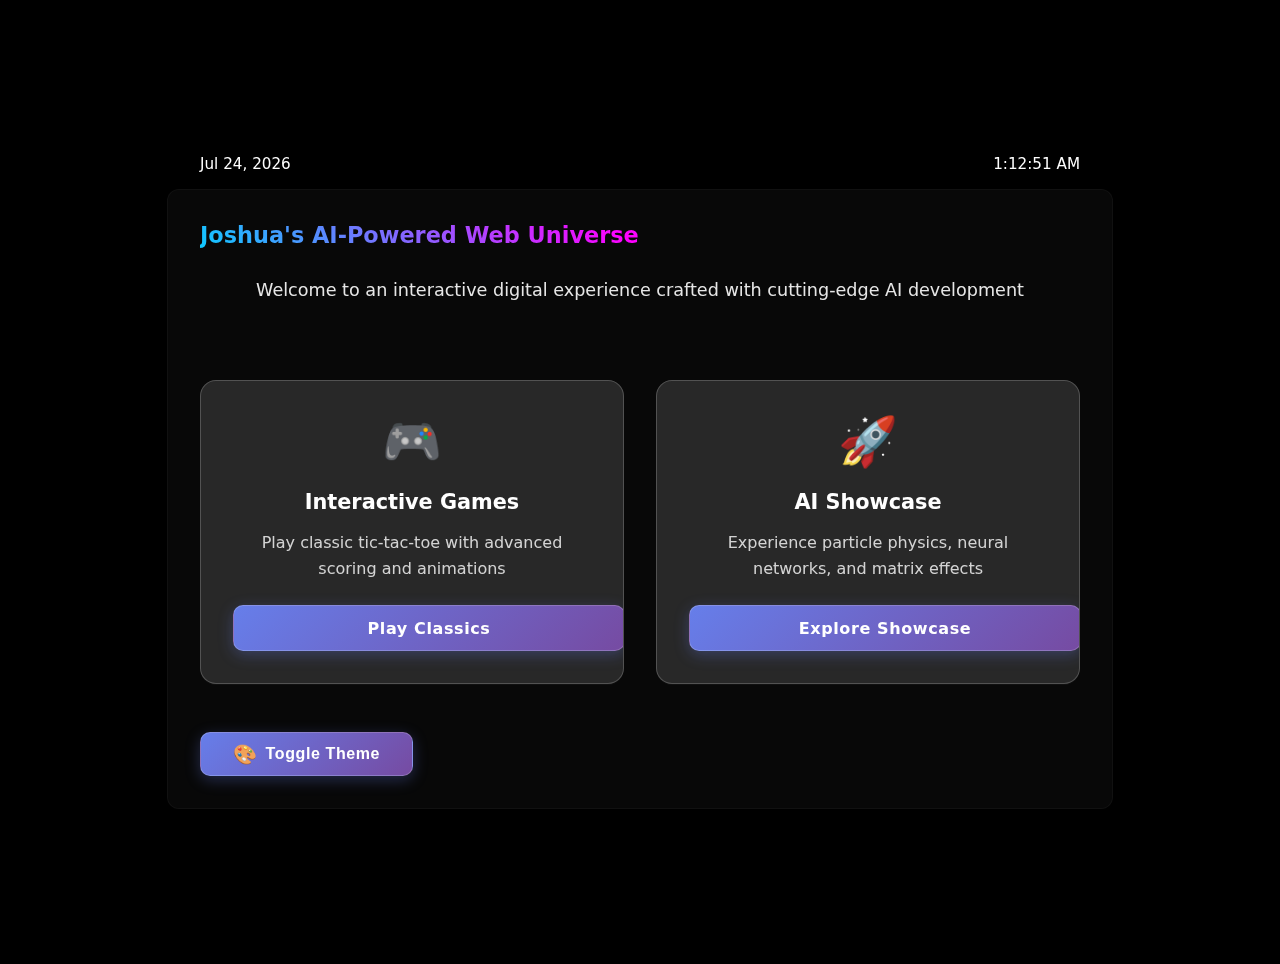
<file: index.html>
<!doctype html>
<html lang="en">
  <head>
    <meta charset="utf-8">
    <meta name="viewport" content="width=device-width, initial-scale=1">
    <title>Joshua's First AI Webpage</title>
    <link rel="stylesheet" href="styles.css">
  </head>
  <body>
    <div class="page">
      <div class="top-bar">
        <div class="top-bar-inner">
          <div class="date-left" id="date">-- -- ----</div>
          <div class="time-right" id="time-ny">--:--:--</div>
        </div>
      </div>

      <div class="container showcase-container" role="main" aria-labelledby="site-title">
        <div class="top-row">
          <div class="title showcase-title" id="site-title">Joshua's AI-Powered Web Universe</div>
        </div>

        <div class="content">
          <p class="intro showcase-intro">Welcome to an interactive digital experience crafted with cutting-edge AI development</p>
          
          <div class="feature-grid">
            <div class="feature-card">
              <div class="feature-icon">🎮</div>
              <h3>Interactive Games</h3>
              <p>Play classic tic-tac-toe with advanced scoring and animations</p>
              <a class="btn-futuristic" href="tictactoe.html">Play Classics</a>
            </div>
            
            <div class="feature-card">
              <div class="feature-icon">🚀</div>
              <h3>AI Showcase</h3>
              <p>Experience particle physics, neural networks, and matrix effects</p>
              <a class="btn-futuristic" href="quote.html">Explore Showcase</a>
            </div>
          </div>

          <div class="controls">
            <button id="themeBtn" class="btn-futuristic theme-toggle-btn" aria-pressed="false">
              <span class="btn-icon">🎨</span>
              Toggle Theme
            </button>
          </div>
        </div>
      </div>
    </div>

    <script src="script.js" defer></script>
  </body>
</html>
</file>
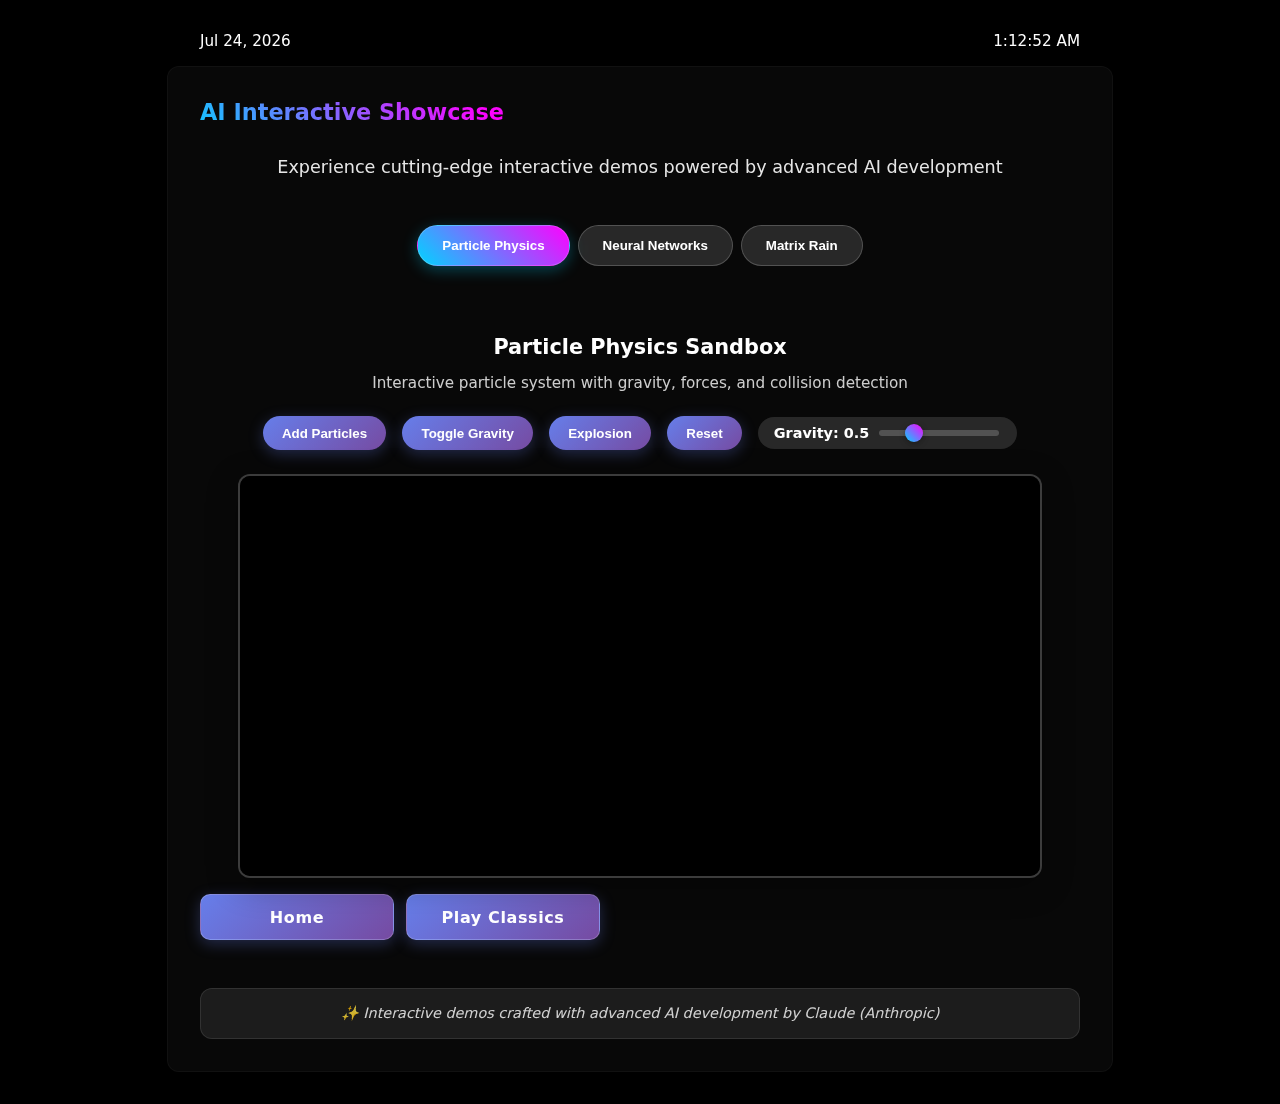
<file: quote.html>
<!doctype html>
<html lang="en">
  <head>
    <meta charset="utf-8">
    <meta name="viewport" content="width=device-width, initial-scale=1">
    <title>Interactive Showcase — Joshua's First AI Webpage</title>
    <link rel="stylesheet" href="styles.css">
  </head>
  <body>
    <div class="page">
      <div class="top-bar">
        <div class="top-bar-inner">
          <div class="date-left" id="date">-- -- ----</div>
          <div class="time-right" id="time-ny">--:--:--</div>
        </div>
      </div>

      <div class="container showcase-container">
        <div class="top-row">
          <div class="title showcase-title" id="site-title">AI Interactive Showcase</div>
        </div>

        <div class="content">
          <p class="intro showcase-intro">Experience cutting-edge interactive demos powered by advanced AI development</p>
          
          <!-- Interactive Demo Selector -->
          <div class="demo-selector">
            <button class="demo-tab active" data-demo="particles">Particle Physics</button>
            <button class="demo-tab" data-demo="neural">Neural Networks</button>
            <button class="demo-tab" data-demo="matrix">Matrix Rain</button>
          </div>

          <!-- Particle Physics Sandbox -->
          <div class="demo-section active" id="particles-demo">
            <div class="demo-header">
              <h3>Particle Physics Sandbox</h3>
              <p>Interactive particle system with gravity, forces, and collision detection</p>
            </div>
            <div class="demo-controls">
              <button class="control-btn" id="addParticles">Add Particles</button>
              <button class="control-btn" id="toggleGravity">Toggle Gravity</button>
              <button class="control-btn" id="explosion">Explosion</button>
              <button class="control-btn" id="resetParticles">Reset</button>
              <div class="slider-container">
                <label>Gravity: <span id="gravityValue">0.5</span></label>
                <input type="range" id="gravitySlider" min="0" max="2" step="0.1" value="0.5">
              </div>
            </div>
            <canvas id="particleCanvas" width="800" height="400"></canvas>
          </div>

          <!-- Neural Network Visualizer -->
          <div class="demo-section" id="neural-demo">
            <div class="demo-header">
              <h3>Neural Network Visualizer</h3>
              <p>Real-time machine learning visualization with interactive training</p>
            </div>
            <div class="demo-controls">
              <button class="control-btn" id="trainNetwork">Train Network</button>
              <button class="control-btn" id="resetNetwork">Reset</button>
              <button class="control-btn" id="addData">Add Data Point</button>
              <div class="slider-container">
                <label>Learning Rate: <span id="learningRateValue">0.1</span></label>
                <input type="range" id="learningRateSlider" min="0.01" max="1" step="0.01" value="0.1">
              </div>
            </div>
            <div class="neural-container">
              <canvas id="neuralCanvas" width="600" height="400"></canvas>
              <div class="neural-stats">
                <div class="stat-item">
                  <span class="stat-label">Accuracy:</span>
                  <span class="stat-value" id="accuracy">0%</span>
                </div>
                <div class="stat-item">
                  <span class="stat-label">Epochs:</span>
                  <span class="stat-value" id="epochs">0</span>
                </div>
                <div class="stat-item">
                  <span class="stat-label">Loss:</span>
                  <span class="stat-value" id="loss">0.00</span>
                </div>
              </div>
            </div>
          </div>

          <!-- Matrix Rain Effect -->
          <div class="demo-section" id="matrix-demo">
            <div class="demo-header">
              <h3>3D Matrix Rain</h3>
              <p>WebGL-powered matrix-style digital rain with interactive controls</p>
            </div>
            <div class="demo-controls">
              <button class="control-btn" id="toggleMatrix">Start Matrix</button>
              <button class="control-btn" id="changeColor">Change Color</button>
              <button class="control-btn" id="glitchEffect">Glitch Effect</button>
              <div class="slider-container">
                <label>Intensity: <span id="intensityValue">50</span></label>
                <input type="range" id="intensitySlider" min="10" max="100" step="5" value="50">
              </div>
            </div>
            <canvas id="matrixCanvas" width="800" height="400"></canvas>
            <div class="matrix-overlay">
              <div class="matrix-text">MATRIX.EXE</div>
            </div>
          </div>

          <div class="controls">
            <a class="btn-futuristic" href="index.html">Home</a>
            <a class="btn-futuristic" href="tictactoe.html">Play Classics</a>
          </div>
          
          <div class="ai-credit">
            <p>✨ Interactive demos crafted with advanced AI development by Claude (Anthropic)</p>
          </div>
        </div>
      </div>
    </div>

    <script src="script.js" defer></script>
  </body>
</html>
</file>
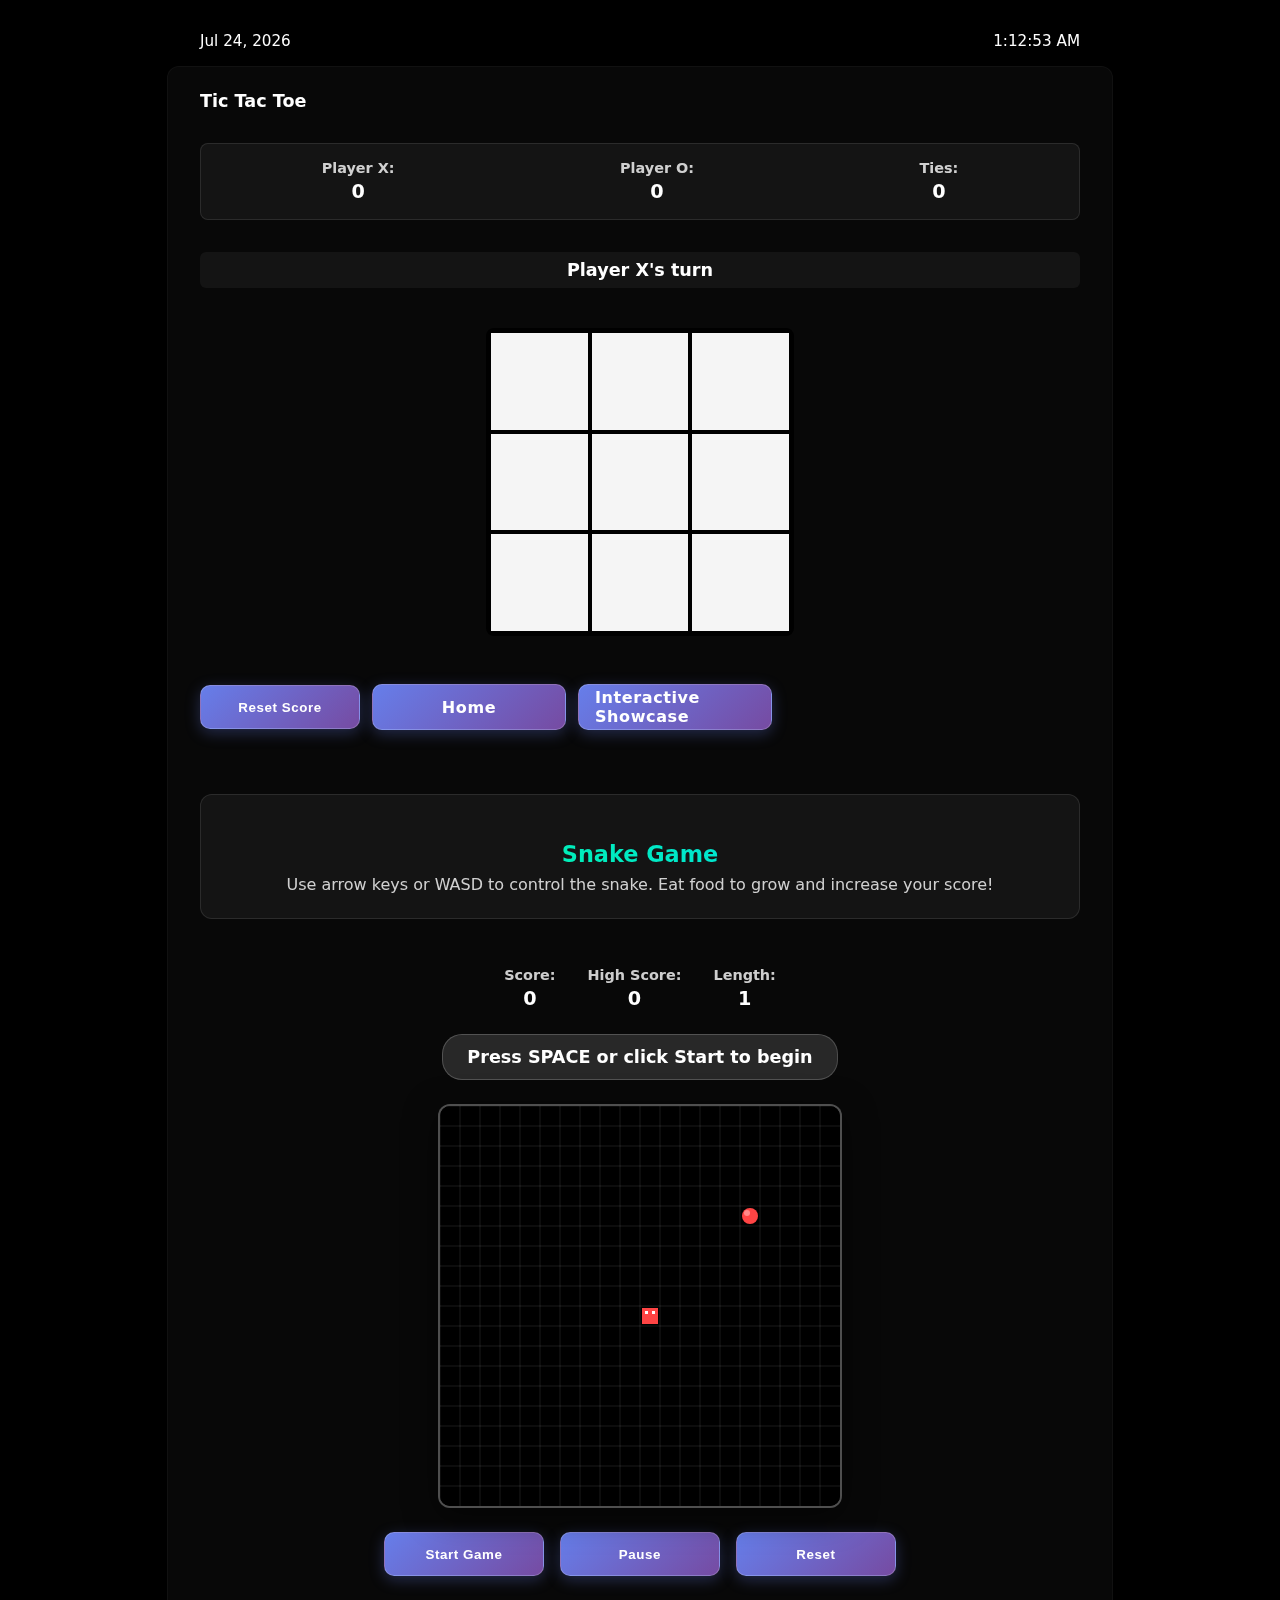
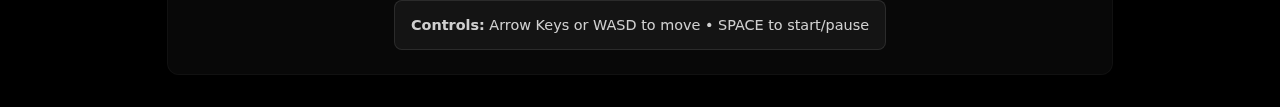
<file: tictactoe.html>
<!doctype html>
<html lang="en">
  <head>
    <meta charset="utf-8">
    <meta name="viewport" content="width=device-width, initial-scale=1">
    <title>Tic Tac Toe — Joshua's First AI Webpage</title>
    <link rel="stylesheet" href="styles.css">
  </head>
  <body>
    <div class="page">
      <div class="top-bar">
        <div class="top-bar-inner">
          <div class="date-left" id="date">-- -- ----</div>
          <div class="time-right" id="time-ny">--:--:--</div>
        </div>
      </div>

      <div class="container" role="main" aria-labelledby="site-title">
        <div class="top-row">
          <div class="title" id="site-title">Tic Tac Toe</div>
        </div>

        <div class="content">
          <div class="score-display">
            <div class="score-item">
              <span class="player-label">Player X:</span>
              <span class="score-value" id="score-x">0</span>
            </div>
            <div class="score-item">
              <span class="player-label">Player O:</span>
              <span class="score-value" id="score-o">0</span>
            </div>
            <div class="score-item">
              <span class="player-label">Ties:</span>
              <span class="score-value" id="score-tie">0</span>
            </div>
          </div>

          <div class="game-status" id="game-status">Player X's turn</div>

          <div class="tic-tac-toe-board">
            <button class="cell" data-index="0" aria-label="Cell 1"></button>
            <button class="cell" data-index="1" aria-label="Cell 2"></button>
            <button class="cell" data-index="2" aria-label="Cell 3"></button>
            <button class="cell" data-index="3" aria-label="Cell 4"></button>
            <button class="cell" data-index="4" aria-label="Cell 5"></button>
            <button class="cell" data-index="5" aria-label="Cell 6"></button>
            <button class="cell" data-index="6" aria-label="Cell 7"></button>
            <button class="cell" data-index="7" aria-label="Cell 8"></button>
            <button class="cell" data-index="8" aria-label="Cell 9"></button>
            <button id="resetGameBtn" class="reset-button-center" title="Reset Game">RESET</button>
          </div>

          <div class="controls">
            <button id="resetScoreBtn" class="btn-futuristic">Reset Score</button>
            <a class="btn-futuristic" href="index.html">Home</a>
            <a class="btn-futuristic" href="quote.html">Interactive Showcase</a>
          </div>

          <!-- Snake Game Section -->
          <div class="game-divider">
            <h3>Snake Game</h3>
            <p>Use arrow keys or WASD to control the snake. Eat food to grow and increase your score!</p>
          </div>

          <div class="snake-game-container">
            <div class="snake-score-display">
              <div class="score-item">
                <span class="player-label">Score:</span>
                <span class="score-value" id="snake-score">0</span>
              </div>
              <div class="score-item">
                <span class="player-label">High Score:</span>
                <span class="score-value" id="snake-high-score">0</span>
              </div>
              <div class="score-item">
                <span class="player-label">Length:</span>
                <span class="score-value" id="snake-length">1</span>
              </div>
            </div>

            <div class="snake-game-status" id="snake-game-status">Press SPACE to start</div>

            <canvas id="snakeCanvas" width="400" height="400"></canvas>

            <div class="snake-controls">
              <button id="startSnakeBtn" class="btn-futuristic">Start Game</button>
              <button id="pauseSnakeBtn" class="btn-futuristic">Pause</button>
              <button id="resetSnakeBtn" class="btn-futuristic">Reset</button>
            </div>

            <div class="snake-instructions">
              <p><strong>Controls:</strong> Arrow Keys or WASD to move • SPACE to start/pause</p>
            </div>
          </div>
        </div>
      </div>
    </div>

    <script src="script.js" defer></script>
  </body>
</html>
</file>
<file: styles.css>
/* Base page */
:root{
  --bg: #000000;
  --container-bg: rgba(255,255,255,0.03);
  --text: #ffffff;
  --accent: linear-gradient(135deg,#bdbdbd,#f5f5f5);
  --button-bg: linear-gradient(180deg,#cfcfcf,#a6a6a6);
  --button-border: #e6e6e6;
  --futuristic-shadow: 0 6px 18px rgba(0,0,0,0.6), inset 0 1px 0 rgba(255,255,255,0.05);
}

html,body{
  height:100%;
  margin:0;
  background:var(--bg);
  color:var(--text);
  font-family: Inter, ui-sans-serif, system-ui, -apple-system, "Segoe UI", Roboto, "Helvetica Neue", Arial;
  -webkit-font-smoothing:antialiased;
  -moz-osx-font-smoothing:grayscale;
}

.page{
  min-height:100vh;
  display:flex;
  flex-direction:column;
  align-items:center;
  justify-content:center;
  padding:2rem;
}
.top-bar{
  width:100%;
  display:flex;
  justify-content:center;
  position:relative;
  margin-bottom:1rem;
}
.top-bar-inner{
  width:min(880px,94vw);
  display:flex;
  justify-content:space-between;
  align-items:center;
}

.container{
  width:min(880px,94vw);
  max-width:92vw;
  background:var(--container-bg);
  border-radius:12px;
  padding:1.5rem 2rem;
  box-shadow: 0 10px 30px rgba(0,0,0,0.75);
  backdrop-filter: blur(6px) saturate(120%);
  border: 1px solid rgba(255,255,255,0.04);
  transition: transform 360ms cubic-bezier(.2,.9,.2,1), background-color 360ms ease, color 360ms ease;
}

.top-row{
  display:flex;
  align-items:flex-start;
  gap:1rem;
}

.title{
  font-size:1.1rem;
  font-weight:700;
  color:var(--text);
}

.date-left{
  font-size:0.95rem;
  color:var(--text);
}

.time-right{
  font-size:0.95rem;
  color:var(--text);
  text-align:right;
}
.btn-futuristic{
  display:inline-flex;
  align-items:center;
  justify-content:center;
  width:160px;
  height:44px;
  padding:0 1rem;
  border-radius:10px;
  background: linear-gradient(135deg, #667eea 0%, #764ba2 100%);
  border: 1px solid rgba(255, 255, 255, 0.2);
  color: white;
  font-weight:700;
  letter-spacing:0.6px;
  cursor:pointer;
  box-shadow: 0 4px 15px rgba(102, 126, 234, 0.3);
  transition: transform .12s ease, box-shadow .12s ease, background .18s ease, color .18s ease;
  text-decoration:none;
}
.datetime{
  font-size:0.95rem;
  color:var(--text);
  opacity:0.9;
  text-align:right;
}

.content{
  margin-top:2rem;
  display:flex;
  flex-direction:column;
  gap:1rem;
}

.controls{
  display:flex;
  gap:0.75rem;
  align-items:center;
}

.intro{
  margin:0;
  color:var(--text);
}

/* (button style consolidated above) */

.btn-futuristic:hover{
  transform:translateY(-2px);
  box-shadow: 0 6px 20px rgba(102, 126, 234, 0.4);
}

.btn-futuristic:active{
  transform:translateY(0);
}

.btn-futuristic:focus{
  outline:2px solid rgba(255,255,255,0.3);
  outline-offset:3px;
}

/* Alternate theme toggled by JS */
.theme-alt{
  --bg: #0b1220; /* deep blue */
  --container-bg: rgba(255,255,255,0.02);
  --text: #e6f1ff;
}

.theme-alt .container{
  font-family: 'Courier New', Courier, monospace;
}

/* theme transition helper class toggled by JS */
.theme-transition .container{
  animation: container-pop .44s cubic-bezier(.2,.9,.2,1);
}

@keyframes container-pop{
  0% { transform: translateY(0) scale(1); filter: blur(0); }
  30% { transform: translateY(-8px) scale(1.02); }
  70% { transform: translateY(2px) scale(.995); }
  100% { transform: translateY(0) scale(1); }
}

/* smooth background transition */
html,body{ transition: background-color 420ms ease; }

/* make text white explicitly where needed */
.container, .container *{
  color:var(--text);
}

/* Tic Tac Toe Styles */
.score-display {
  display: flex;
  justify-content: space-around;
  gap: 1rem;
  margin-bottom: 1rem;
  padding: 1rem;
  background: rgba(255, 255, 255, 0.05);
  border-radius: 8px;
  border: 1px solid rgba(255, 255, 255, 0.1);
}

.score-item {
  display: flex;
  flex-direction: column;
  align-items: center;
  gap: 0.25rem;
}

.player-label {
  font-size: 0.9rem;
  font-weight: 600;
  color: var(--text);
  opacity: 0.8;
}

.score-value {
  font-size: 1.2rem;
  font-weight: 700;
  color: var(--text);
}

.game-status {
  text-align: center;
  font-size: 1.1rem;
  font-weight: 600;
  color: var(--text);
  margin-bottom: 1.5rem;
  padding: 0.5rem;
  background: rgba(255, 255, 255, 0.05);
  border-radius: 6px;
}

.tic-tac-toe-board {
  display: grid;
  grid-template-columns: repeat(3, 1fr);
  grid-template-rows: repeat(3, 1fr);
  gap: 2px;
  width: 300px;
  height: 300px;
  margin: 0 auto 2rem auto;
  background: #000;
  border: 2px solid #000;
  border-radius: 8px;
  padding: 2px;
  position: relative;
}

.cell {
  background: #f5f5f5;
  border: 1px solid #000;
  font-size: 2rem;
  font-weight: 700;
  color: #333;
  cursor: pointer;
  transition: background-color 0.2s ease, transform 0.1s ease;
  display: flex;
  align-items: center;
  justify-content: center;
  min-height: 0;
}

.cell:hover {
  background: #e8e8e8;
  transform: scale(1.02);
}

.cell:active {
  transform: scale(0.98);
}

.cell:disabled {
  cursor: not-allowed;
  opacity: 0.7;
}

.cell.x {
  color: #333;
  background: #d3d3d3;
}

.cell.o {
  color: #333;
  background: #c0c0c0;
}

.cell.winning {
  background: #ffeb3b !important;
  color: #333 !important;
  animation: pulse 0.6s ease-in-out;
}

@keyframes pulse {
  0%, 100% { transform: scale(1); }
  50% { transform: scale(1.1); }
}

.reset-button-center {
  position: absolute;
  top: 50%;
  left: 50%;
  transform: translate(-50%, -50%);
  width: 80px;
  height: 80px;
  border-radius: 50%;
  background: linear-gradient(135deg, #ff6b6b, #ee5a52);
  border: 2px solid #fff;
  color: #fff;
  font-size: 0.8rem;
  font-weight: 700;
  cursor: pointer;
  box-shadow: 0 4px 15px rgba(0, 0, 0, 0.3);
  transition: all 0.3s ease;
  z-index: 10;
  display: none;
  align-items: center;
  justify-content: center;
  text-align: center;
  line-height: 1.2;
  opacity: 0;
}

.reset-button-center.show {
  display: flex;
  opacity: 1;
  animation: buttonAppear 0.5s ease-out;
}

@keyframes buttonAppear {
  0% {
    opacity: 0;
    transform: translate(-50%, -50%) scale(0.3);
  }
  50% {
    transform: translate(-50%, -50%) scale(1.1);
  }
  100% {
    opacity: 1;
    transform: translate(-50%, -50%) scale(1);
  }
}

.reset-button-center:hover {
  transform: translate(-50%, -50%) scale(1.1);
  box-shadow: 0 6px 20px rgba(0, 0, 0, 0.4);
}

.reset-button-center:active {
  transform: translate(-50%, -50%) scale(0.95);
}

/* Interactive Showcase Styles */
.showcase-container {
  max-width: 1000px;
  padding: 2rem;
}

.showcase-title {
  font-size: 1.4rem;
  background: linear-gradient(45deg, #00d4ff, #ff00ff, #00ff88);
  background-size: 200% 200%;
  -webkit-background-clip: text;
  -webkit-text-fill-color: transparent;
  background-clip: text;
  animation: gradientShift 3s ease-in-out infinite;
}

@keyframes gradientShift {
  0%, 100% { background-position: 0% 50%; }
  50% { background-position: 100% 50%; }
}

.showcase-intro {
  text-align: center;
  font-size: 1.1rem;
  margin-bottom: 2rem;
  opacity: 0.9;
}

.demo-selector {
  display: flex;
  gap: 0.5rem;
  margin-bottom: 2rem;
  justify-content: center;
  flex-wrap: wrap;
}

.demo-tab {
  padding: 0.75rem 1.5rem;
  background: rgba(255, 255, 255, 0.1);
  border: 1px solid rgba(255, 255, 255, 0.2);
  border-radius: 25px;
  color: var(--text);
  cursor: pointer;
  transition: all 0.3s ease;
  font-weight: 600;
  backdrop-filter: blur(10px);
}

.demo-tab:hover {
  background: rgba(255, 255, 255, 0.2);
  transform: translateY(-2px);
}

.demo-tab.active {
  background: linear-gradient(45deg, #00d4ff, #ff00ff);
  color: white;
  box-shadow: 0 4px 15px rgba(0, 212, 255, 0.3);
}

.demo-section {
  display: none;
  animation: fadeIn 0.5s ease-in-out;
}

.demo-section.active {
  display: block;
}

@keyframes fadeIn {
  from { opacity: 0; transform: translateY(20px); }
  to { opacity: 1; transform: translateY(0); }
}

.demo-header {
  text-align: center;
  margin-bottom: 1.5rem;
}

.demo-header h3 {
  font-size: 1.3rem;
  margin-bottom: 0.5rem;
  color: var(--text);
}

.demo-header p {
  opacity: 0.8;
  font-size: 0.95rem;
}

.demo-controls {
  display: flex;
  gap: 1rem;
  margin-bottom: 1.5rem;
  flex-wrap: wrap;
  align-items: center;
  justify-content: center;
}

.control-btn {
  padding: 0.6rem 1.2rem;
  background: linear-gradient(135deg, #667eea 0%, #764ba2 100%);
  border: none;
  border-radius: 20px;
  color: white;
  cursor: pointer;
  font-weight: 600;
  transition: all 0.3s ease;
  box-shadow: 0 4px 15px rgba(102, 126, 234, 0.3);
}

.control-btn:hover {
  transform: translateY(-2px);
  box-shadow: 0 6px 20px rgba(102, 126, 234, 0.4);
}

.control-btn:active {
  transform: translateY(0);
}

.slider-container {
  display: flex;
  align-items: center;
  gap: 0.5rem;
  background: rgba(255, 255, 255, 0.1);
  padding: 0.5rem 1rem;
  border-radius: 20px;
  backdrop-filter: blur(10px);
}

.slider-container label {
  font-size: 0.9rem;
  font-weight: 600;
  color: var(--text);
}

.slider-container input[type="range"] {
  width: 120px;
  height: 6px;
  border-radius: 3px;
  background: rgba(255, 255, 255, 0.2);
  outline: none;
  -webkit-appearance: none;
}

.slider-container input[type="range"]::-webkit-slider-thumb {
  -webkit-appearance: none;
  width: 18px;
  height: 18px;
  border-radius: 50%;
  background: linear-gradient(45deg, #00d4ff, #ff00ff);
  cursor: pointer;
  box-shadow: 0 2px 6px rgba(0, 0, 0, 0.3);
}

/* Canvas Styling */
canvas {
  border: 2px solid rgba(255, 255, 255, 0.2);
  border-radius: 12px;
  background: rgba(0, 0, 0, 0.3);
  display: block;
  margin: 0 auto;
  box-shadow: 0 8px 32px rgba(0, 0, 0, 0.3);
  backdrop-filter: blur(10px);
}

/* Neural Network Specific Styles */
.neural-container {
  display: flex;
  gap: 2rem;
  align-items: flex-start;
  justify-content: center;
  flex-wrap: wrap;
}

.neural-stats {
  display: flex;
  flex-direction: column;
  gap: 1rem;
  min-width: 200px;
}

.stat-item {
  display: flex;
  justify-content: space-between;
  align-items: center;
  padding: 0.75rem 1rem;
  background: rgba(255, 255, 255, 0.1);
  border-radius: 8px;
  backdrop-filter: blur(10px);
}

.stat-label {
  font-weight: 600;
  color: var(--text);
}

.stat-value {
  font-weight: 700;
  color: #00d4ff;
  font-family: 'Courier New', monospace;
}

/* Matrix Effect Specific Styles */
#matrix-demo {
  position: relative;
}

.matrix-overlay {
  position: absolute;
  top: 50%;
  left: 50%;
  transform: translate(-50%, -50%);
  pointer-events: none;
  z-index: 10;
}

.matrix-text {
  font-family: 'Courier New', monospace;
  font-size: 2rem;
  font-weight: bold;
  color: #00ff00;
  text-shadow: 0 0 10px #00ff00;
  opacity: 0.8;
  animation: matrixGlow 2s ease-in-out infinite alternate;
}

@keyframes matrixGlow {
  from { opacity: 0.6; text-shadow: 0 0 5px #00ff00; }
  to { opacity: 1; text-shadow: 0 0 20px #00ff00, 0 0 30px #00ff00; }
}

/* Homepage Feature Grid Styles */
.feature-grid {
  display: grid;
  grid-template-columns: repeat(auto-fit, minmax(300px, 1fr));
  gap: 2rem;
  margin: 2rem 0;
}

.feature-card {
  background: rgba(255, 255, 255, 0.1);
  border: 1px solid rgba(255, 255, 255, 0.2);
  border-radius: 16px;
  padding: 2rem;
  text-align: center;
  transition: all 0.3s ease;
  backdrop-filter: blur(10px);
  position: relative;
  overflow: hidden;
}

.feature-card::before {
  content: '';
  position: absolute;
  top: 0;
  left: 0;
  right: 0;
  height: 3px;
  background: linear-gradient(45deg, #00d4ff, #ff00ff, #00ff88);
  opacity: 0;
  transition: opacity 0.3s ease;
}

.feature-card:hover {
  transform: translateY(-8px);
  box-shadow: 0 12px 40px rgba(0, 0, 0, 0.3);
  border-color: rgba(255, 255, 255, 0.3);
}

.feature-card:hover::before {
  opacity: 1;
}

.feature-icon {
  font-size: 3rem;
  margin-bottom: 1rem;
  display: block;
  animation: iconFloat 3s ease-in-out infinite;
}

@keyframes iconFloat {
  0%, 100% { transform: translateY(0px); }
  50% { transform: translateY(-10px); }
}

.feature-card h3 {
  font-size: 1.3rem;
  font-weight: 700;
  margin-bottom: 1rem;
  color: var(--text);
}

.feature-card p {
  font-size: 1rem;
  opacity: 0.8;
  margin-bottom: 1.5rem;
  line-height: 1.6;
}

.feature-card .btn-futuristic {
  width: 100%;
  margin: 0 auto;
  display: flex;
  justify-content: center;
}

.theme-toggle-btn {
  display: flex;
  align-items: center;
  gap: 0.5rem;
  font-size: 1rem;
  padding: 0.8rem 2rem;
  width: auto;
}

.btn-icon {
  font-size: 1.2rem;
}

/* Snake Game Styles */
.game-divider {
  margin: 3rem 0 2rem 0;
  text-align: center;
  padding: 1.5rem;
  background: rgba(255, 255, 255, 0.05);
  border-radius: 12px;
  border: 1px solid rgba(255, 255, 255, 0.1);
}

.game-divider h3 {
  font-size: 1.4rem;
  margin-bottom: 0.5rem;
  color: var(--text);
  background: linear-gradient(45deg, #00ff88, #00d4ff);
  -webkit-background-clip: text;
  -webkit-text-fill-color: transparent;
  background-clip: text;
}

.game-divider p {
  opacity: 0.8;
  margin: 0;
}

.snake-game-container {
  display: flex;
  flex-direction: column;
  align-items: center;
  gap: 1.5rem;
}

.snake-score-display {
  display: flex;
  gap: 2rem;
  justify-content: center;
  flex-wrap: wrap;
}

.snake-game-status {
  text-align: center;
  font-size: 1.1rem;
  font-weight: 600;
  color: var(--text);
  padding: 0.75rem 1.5rem;
  background: rgba(255, 255, 255, 0.1);
  border-radius: 20px;
  border: 1px solid rgba(255, 255, 255, 0.2);
  backdrop-filter: blur(10px);
  min-width: 200px;
}

#snakeCanvas {
  border: 2px solid rgba(255, 255, 255, 0.3);
  border-radius: 12px;
  background: rgba(0, 0, 0, 0.8);
  box-shadow: 0 8px 32px rgba(0, 0, 0, 0.5);
  backdrop-filter: blur(10px);
}

.snake-controls {
  display: flex;
  gap: 1rem;
  flex-wrap: wrap;
  justify-content: center;
}

.snake-instructions {
  text-align: center;
  padding: 1rem;
  background: rgba(255, 255, 255, 0.05);
  border-radius: 8px;
  border: 1px solid rgba(255, 255, 255, 0.1);
  max-width: 500px;
}

.snake-instructions p {
  margin: 0;
  font-size: 0.9rem;
  opacity: 0.8;
  color: var(--text);
}

/* AI Credit Styling */
.ai-credit {
  margin-top: 2rem;
  padding: 1rem;
  background: rgba(255, 255, 255, 0.05);
  border: 1px solid rgba(255, 255, 255, 0.1);
  border-radius: 12px;
  text-align: center;
  backdrop-filter: blur(10px);
}

.ai-credit p {
  margin: 0;
  font-size: 0.9rem;
  opacity: 0.8;
  color: var(--text);
  font-style: italic;
}

@media (max-width:480px){
  .container{ padding:1rem; }
  .title{ font-size:1rem }
  .tic-tac-toe-board {
    width: 250px;
    height: 250px;
  }
  .cell {
    font-size: 1.5rem;
  }
  .score-display {
    flex-direction: column;
    gap: 0.5rem;
  }
  .score-item {
    flex-direction: row;
    justify-content: space-between;
  }
  .reset-button-center {
    width: 60px;
    height: 60px;
    font-size: 0.7rem;
  }
  
  .showcase-container {
    padding: 1rem;
  }
  
  .demo-controls {
    flex-direction: column;
    gap: 0.75rem;
  }
  
  .neural-container {
    flex-direction: column;
    align-items: center;
  }
  
  canvas {
    max-width: 100%;
    height: auto;
  }
  
  .slider-container {
    width: 100%;
    justify-content: space-between;
  }
  
  .feature-grid {
    grid-template-columns: 1fr;
    gap: 1.5rem;
  }
  
  .feature-card {
    padding: 1.5rem;
  }
  
  .feature-icon {
    font-size: 2.5rem;
  }
  
  .theme-toggle-btn {
    width: 100%;
    justify-content: center;
  }
  
  .snake-score-display {
    flex-direction: column;
    gap: 1rem;
  }
  
  .snake-controls {
    flex-direction: column;
    align-items: center;
  }
  
  .snake-controls .btn-futuristic {
    width: 200px;
  }
  
  #snakeCanvas {
    width: 300px;
    height: 300px;
  }
}
</file>
